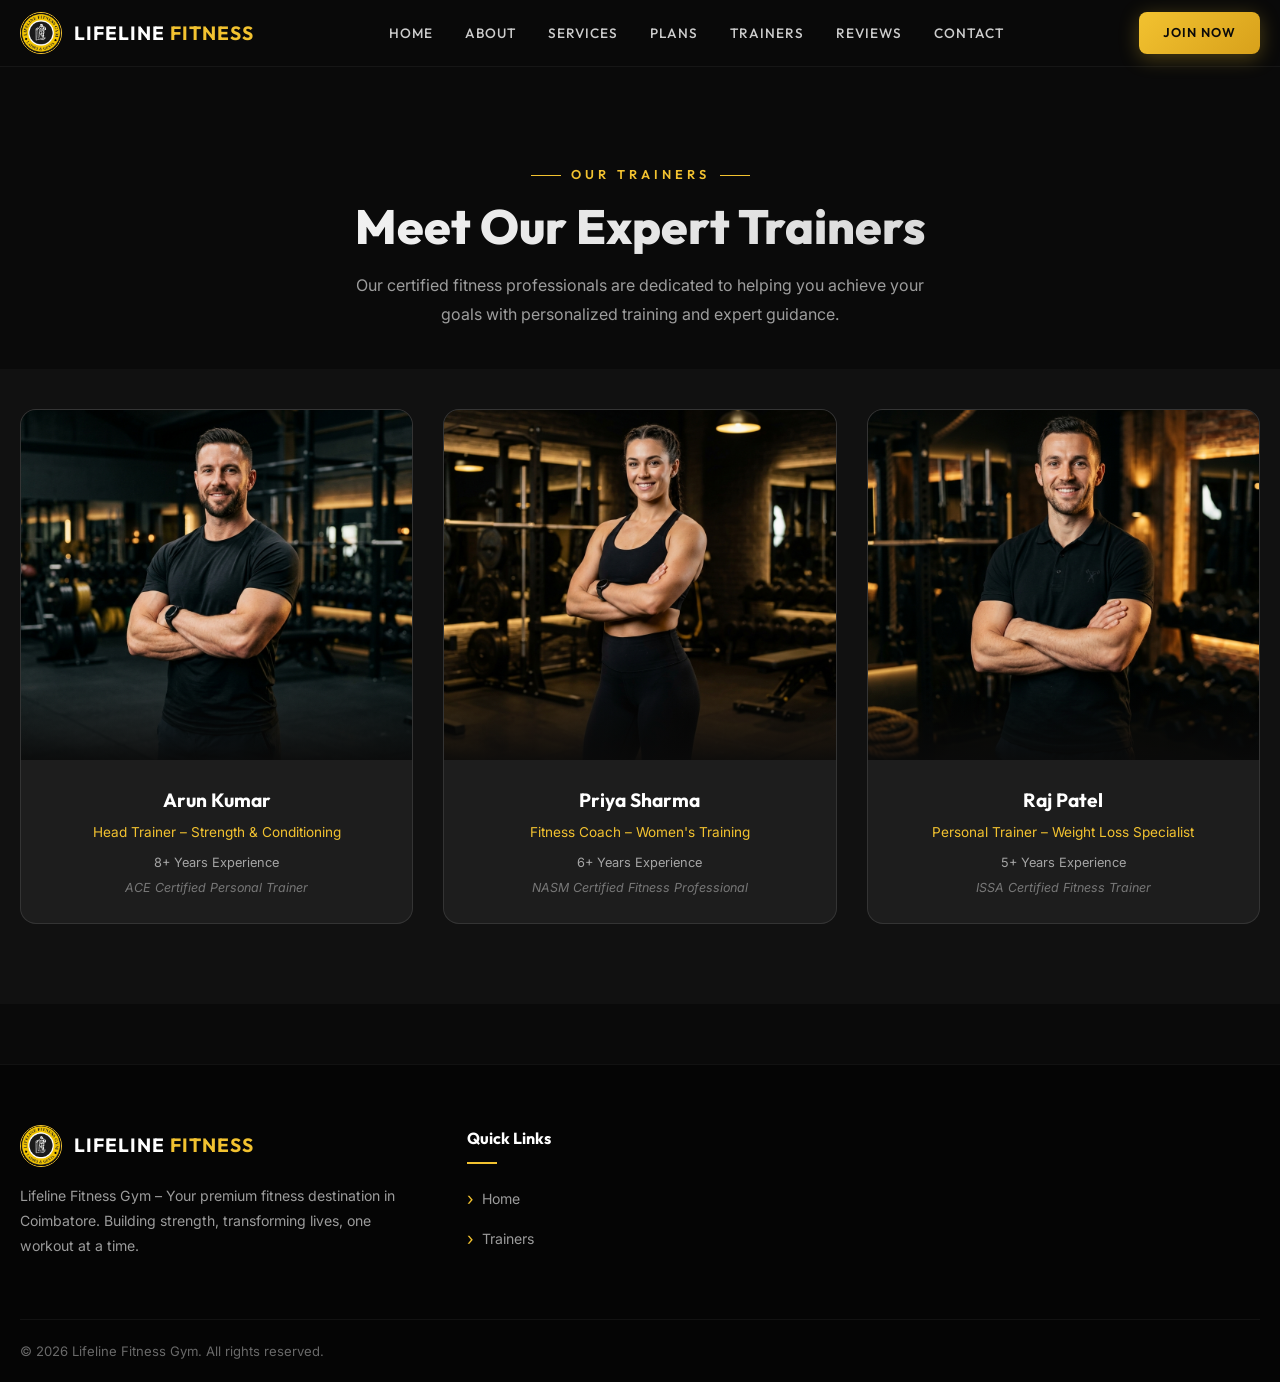
<file: trainers.html>
<!DOCTYPE html>
<html lang="en">
<head>
  <meta charset="UTF-8">
  <meta name="viewport" content="width=device-width, initial-scale=1.0">
  <meta name="description" content="Meet our expert trainers at Lifeline Fitness Gym.">
  <title>Our Trainers – Lifeline Fitness Gym</title>
  <link rel="icon" type="image/jpeg" href="images/logo.jpg">
  <link rel="stylesheet" href="style.css?v=3">
  <link rel="stylesheet" href="https://cdnjs.cloudflare.com/ajax/libs/font-awesome/6.5.1/css/all.min.css">
</head>
<body style="overflow: auto;">

  <!-- Navigation -->
  <nav class="navbar" id="navbar" style="background: rgba(10, 10, 10, 0.95); padding: 12px 0; border-bottom: 1px solid var(--white-05);">
    <div class="container">
      <a href="index.html" class="nav-logo">
        <img src="images/logo.jpg" alt="Lifeline Fitness Gym Logo" class="nav-logo-img" style="width: 42px; height: 42px; border-radius: 50%; object-fit: cover; border: 1.5px solid var(--gold);">
        <div class="nav-logo-text">LIFELINE <span>FITNESS</span></div>
      </a>

      <ul class="nav-links">
        <li><a href="index.html">Home</a></li>
        <li><a href="index.html#about">About</a></li>
        <li><a href="index.html#services">Services</a></li>
        <li><a href="index.html#plans">Plans</a></li>
        <li><a href="trainers.html" class="active">Trainers</a></li>
        <!-- <li><a href="transformations.html">Transformations</a></li> -->
        <li><a href="index.html#testimonials">Reviews</a></li>
        <li><a href="index.html#contact">Contact</a></li>
      </ul>

      <div class="nav-cta">
        <a href="index.html#plans" class="btn btn-primary">Join Now</a>
      </div>

      <div class="hamburger" id="hamburger" aria-label="Toggle navigation menu">
        <span></span>
        <span></span>
        <span></span>
      </div>
    </div>
  </nav>

  <!-- Mobile Navigation -->
  <div class="mobile-nav" id="mobile-nav">
    <a href="index.html">Home</a>
    <a href="index.html#about">About</a>
    <a href="index.html#services">Services</a>
    <a href="index.html#plans">Plans</a>
    <a href="trainers.html" class="active">Trainers</a>
    <!-- <a href="transformations.html">Transformations</a> -->
    <a href="index.html#testimonials">Reviews</a>
    <a href="index.html#contact">Contact</a>
    <a href="index.html#plans" class="btn btn-primary" style="margin-top: 16px;">Join Now</a>
  </div>

  <!-- Page Header -->
  <section class="section" style="padding-top: 160px; padding-bottom: 40px; text-align: center;">
    <div class="container">
      <span class="section-label" style="display: inline-block; position: relative; padding: 0 20px;">Our Trainers</span>
      <h1 class="section-title">Meet Our Expert Trainers</h1>
      <p class="section-subtitle">Our certified fitness professionals are dedicated to helping you achieve your goals with personalized training and expert guidance.</p>
    </div>
  </section>

  <!-- Trainers Section -->
  <section class="section trainers" id="trainers" style="padding-top: 40px;">
    <div class="container">
      <div class="trainers-grid">
        <div class="trainer-card reveal">
          <div class="trainer-image">
            <img src="images/trainer-1.png" alt="Trainer Arun Kumar" loading="lazy">
            <div class="trainer-overlay">
              <div class="trainer-socials">
                <a href="#" class="trainer-social-link" aria-label="Instagram"><i class="fab fa-instagram"></i></a>
                <a href="#" class="trainer-social-link" aria-label="Facebook"><i class="fab fa-facebook-f"></i></a>
                <a href="#" class="trainer-social-link" aria-label="WhatsApp"><i class="fab fa-whatsapp"></i></a>
              </div>
            </div>
          </div>
          <div class="trainer-info">
            <h3 class="trainer-name">Arun Kumar</h3>
            <p class="trainer-role">Head Trainer – Strength & Conditioning</p>
            <p class="trainer-exp">8+ Years Experience</p>
            <p class="trainer-cert">ACE Certified Personal Trainer</p>
          </div>
        </div>

        <div class="trainer-card reveal">
          <div class="trainer-image">
            <img src="images/trainer-2.png" alt="Trainer Priya Sharma" loading="lazy">
            <div class="trainer-overlay">
              <div class="trainer-socials">
                <a href="#" class="trainer-social-link" aria-label="Instagram"><i class="fab fa-instagram"></i></a>
                <a href="#" class="trainer-social-link" aria-label="Facebook"><i class="fab fa-facebook-f"></i></a>
                <a href="#" class="trainer-social-link" aria-label="WhatsApp"><i class="fab fa-whatsapp"></i></a>
              </div>
            </div>
          </div>
          <div class="trainer-info">
            <h3 class="trainer-name">Priya Sharma</h3>
            <p class="trainer-role">Fitness Coach – Women's Training</p>
            <p class="trainer-exp">6+ Years Experience</p>
            <p class="trainer-cert">NASM Certified Fitness Professional</p>
          </div>
        </div>

        <div class="trainer-card reveal">
          <div class="trainer-image">
            <img src="images/trainer-3.png" alt="Trainer Raj Patel" loading="lazy">
            <div class="trainer-overlay">
              <div class="trainer-socials">
                <a href="#" class="trainer-social-link" aria-label="Instagram"><i class="fab fa-instagram"></i></a>
                <a href="#" class="trainer-social-link" aria-label="Facebook"><i class="fab fa-facebook-f"></i></a>
                <a href="#" class="trainer-social-link" aria-label="WhatsApp"><i class="fab fa-whatsapp"></i></a>
              </div>
            </div>
          </div>
          <div class="trainer-info">
            <h3 class="trainer-name">Raj Patel</h3>
            <p class="trainer-role">Personal Trainer – Weight Loss Specialist</p>
            <p class="trainer-exp">5+ Years Experience</p>
            <p class="trainer-cert">ISSA Certified Fitness Trainer</p>
          </div>
        </div>
      </div>
    </div>
  </section>

  <!-- Footer -->
  <footer class="footer" id="footer" style="margin-top: 60px;">
    <div class="container">
      <div class="footer-grid">
        <div class="footer-brand">
          <a href="index.html" class="nav-logo">
            <img src="images/logo.jpg" alt="Lifeline Fitness Gym Logo" class="nav-logo-img" style="width: 42px; height: 42px; border-radius: 50%; object-fit: cover; border: 1.5px solid var(--gold);">
            <div class="nav-logo-text">LIFELINE <span>FITNESS</span></div>
          </a>
          <p class="footer-desc">
            Lifeline Fitness Gym – Your premium fitness destination in Coimbatore. Building strength, transforming lives, one workout at a time.
          </p>
        </div>
        <div>
          <h4 class="footer-title">Quick Links</h4>
          <ul class="footer-links">
            <li><a href="index.html">Home</a></li>
            <li><a href="trainers.html">Trainers</a></li>
            <!-- <li><a href="transformations.html">Transformations</a></li> -->
          </ul>
        </div>
      </div>
      <div class="footer-bottom">
        <p class="footer-copyright">© 2026 Lifeline Fitness Gym. All rights reserved.</p>
      </div>
    </div>
  </footer>

  <!-- Scripts -->
  <script src="script.js?v=2"></script>
</body>
</html>
</file>
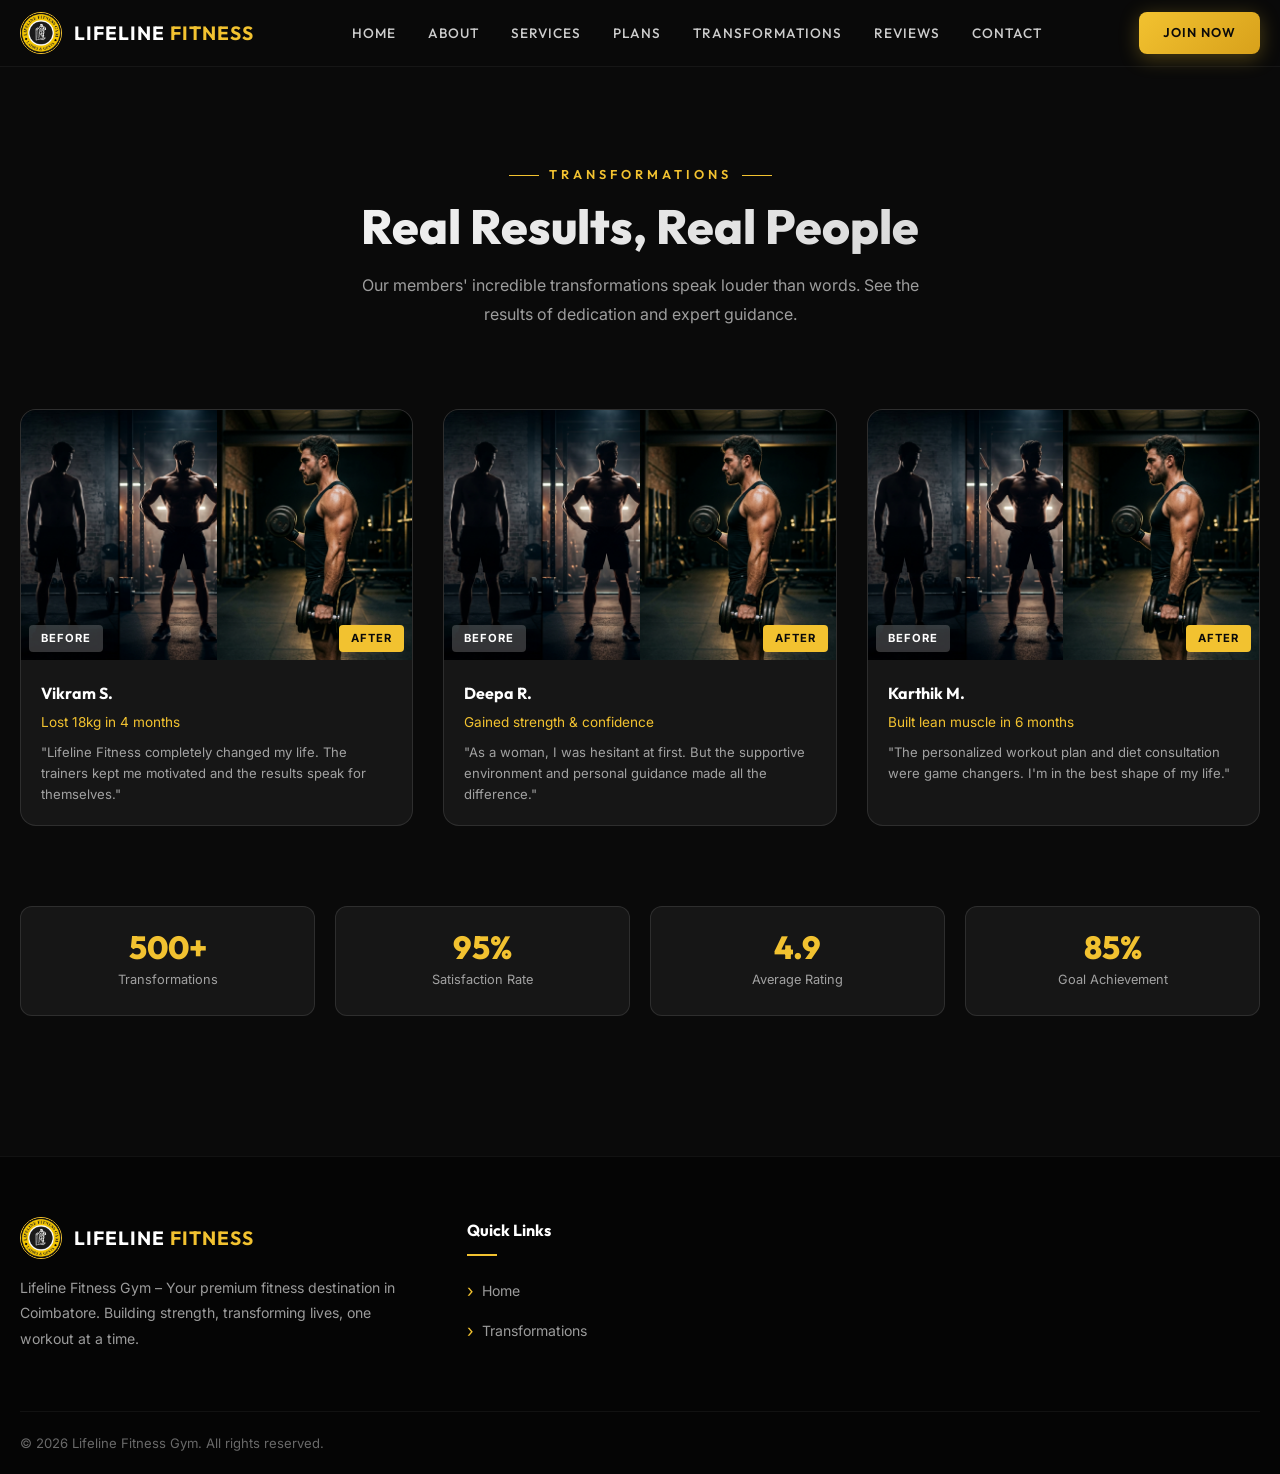
<file: transformations.html>
<!DOCTYPE html>
<html lang="en">
<head>
  <meta charset="UTF-8">
  <meta name="viewport" content="width=device-width, initial-scale=1.0">
  <meta name="description" content="See the incredible transformations of our members at Lifeline Fitness Gym.">
  <title>Transformations – Lifeline Fitness Gym</title>
  <link rel="icon" type="image/jpeg" href="images/logo.jpg">
  <link rel="stylesheet" href="style.css?v=3">
  <link rel="stylesheet" href="https://cdnjs.cloudflare.com/ajax/libs/font-awesome/6.5.1/css/all.min.css">
</head>
<body style="overflow: auto;">

  <!-- Navigation -->
  <nav class="navbar" id="navbar" style="background: rgba(10, 10, 10, 0.95); padding: 12px 0; border-bottom: 1px solid var(--white-05);">
    <div class="container">
      <a href="index.html" class="nav-logo">
        <img src="images/logo.jpg" alt="Lifeline Fitness Gym Logo" class="nav-logo-img" style="width: 42px; height: 42px; border-radius: 50%; object-fit: cover; border: 1.5px solid var(--gold);">
        <div class="nav-logo-text">LIFELINE <span>FITNESS</span></div>
      </a>

      <ul class="nav-links">
        <li><a href="index.html">Home</a></li>
        <li><a href="index.html#about">About</a></li>
        <li><a href="index.html#services">Services</a></li>
        <li><a href="index.html#plans">Plans</a></li>
        <!-- <li><a href="trainers.html">Trainers</a></li> -->
        <li><a href="transformations.html" class="active">Transformations</a></li>
        <li><a href="index.html#testimonials">Reviews</a></li>
        <li><a href="index.html#contact">Contact</a></li>
      </ul>

      <div class="nav-cta">
        <a href="index.html#plans" class="btn btn-primary">Join Now</a>
      </div>

      <div class="hamburger" id="hamburger" aria-label="Toggle navigation menu">
        <span></span>
        <span></span>
        <span></span>
      </div>
    </div>
  </nav>

  <!-- Mobile Navigation -->
  <div class="mobile-nav" id="mobile-nav">
    <a href="index.html">Home</a>
    <a href="index.html#about">About</a>
    <a href="index.html#services">Services</a>
    <a href="index.html#plans">Plans</a>
    <!-- <a href="trainers.html">Trainers</a> -->
    <a href="transformations.html" class="active">Transformations</a>
    <a href="index.html#testimonials">Reviews</a>
    <a href="index.html#contact">Contact</a>
    <a href="index.html#plans" class="btn btn-primary" style="margin-top: 16px;">Join Now</a>
  </div>

  <!-- Page Header -->
  <section class="section" style="padding-top: 160px; padding-bottom: 40px; text-align: center;">
    <div class="container">
      <span class="section-label" style="display: inline-block; position: relative; padding: 0 20px;">Transformations</span>
      <h1 class="section-title">Real Results, Real People</h1>
      <p class="section-subtitle">Our members' incredible transformations speak louder than words. See the results of dedication and expert guidance.</p>
    </div>
  </section>

  <!-- Transformations Grid -->
  <section class="section transformations" id="transformations" style="padding-top: 40px;">
    <div class="container">
      <div class="transform-grid">
        <div class="transform-card reveal">
          <div class="transform-images">
            <img src="images/transformation.png" alt="Before transformation" loading="lazy">
            <img src="images/about-img.png" alt="After transformation" loading="lazy">
            <span class="transform-label before">Before</span>
            <span class="transform-label after">After</span>
          </div>
          <div class="transform-info">
            <h4 class="transform-name">Vikram S.</h4>
            <p class="transform-result">Lost 18kg in 4 months</p>
            <p class="transform-story">"Lifeline Fitness completely changed my life. The trainers kept me motivated and the results speak for themselves."</p>
          </div>
        </div>

        <div class="transform-card reveal">
          <div class="transform-images">
            <img src="images/transformation.png" alt="Before transformation" loading="lazy">
            <img src="images/about-img.png" alt="After transformation" loading="lazy">
            <span class="transform-label before">Before</span>
            <span class="transform-label after">After</span>
          </div>
          <div class="transform-info">
            <h4 class="transform-name">Deepa R.</h4>
            <p class="transform-result">Gained strength & confidence</p>
            <p class="transform-story">"As a woman, I was hesitant at first. But the supportive environment and personal guidance made all the difference."</p>
          </div>
        </div>

        <div class="transform-card reveal">
          <div class="transform-images">
            <img src="images/transformation.png" alt="Before transformation" loading="lazy">
            <img src="images/about-img.png" alt="After transformation" loading="lazy">
            <span class="transform-label before">Before</span>
            <span class="transform-label after">After</span>
          </div>
          <div class="transform-info">
            <h4 class="transform-name">Karthik M.</h4>
            <p class="transform-result">Built lean muscle in 6 months</p>
            <p class="transform-story">"The personalized workout plan and diet consultation were game changers. I'm in the best shape of my life."</p>
          </div>
        </div>
      </div>

      <div class="transform-stats reveal" style="margin-top: 80px;">
        <div class="transform-stat">
          <div class="transform-stat-number" data-count="500" data-suffix="+">500+</div>
          <div class="transform-stat-label">Transformations</div>
        </div>
        <div class="transform-stat">
          <div class="transform-stat-number" data-count="95" data-suffix="%">95%</div>
          <div class="transform-stat-label">Satisfaction Rate</div>
        </div>
        <div class="transform-stat">
          <div class="transform-stat-number">4.9</div>
          <div class="transform-stat-label">Average Rating</div>
        </div>
        <div class="transform-stat">
          <div class="transform-stat-number" data-count="85" data-suffix="%">85%</div>
          <div class="transform-stat-label">Goal Achievement</div>
        </div>
      </div>
    </div>
  </section>

  <!-- Footer -->
  <footer class="footer" id="footer" style="margin-top: 60px;">
    <div class="container">
      <div class="footer-grid">
        <div class="footer-brand">
          <a href="index.html" class="nav-logo">
            <img src="images/logo.jpg" alt="Lifeline Fitness Gym Logo" class="nav-logo-img" style="width: 42px; height: 42px; border-radius: 50%; object-fit: cover; border: 1.5px solid var(--gold);">
            <div class="nav-logo-text">LIFELINE <span>FITNESS</span></div>
          </a>
          <p class="footer-desc">
            Lifeline Fitness Gym – Your premium fitness destination in Coimbatore. Building strength, transforming lives, one workout at a time.
          </p>
        </div>
        <div>
          <h4 class="footer-title">Quick Links</h4>
          <ul class="footer-links">
            <li><a href="index.html">Home</a></li>
            <!-- <li><a href="trainers.html">Trainers</a></li> -->
            <li><a href="transformations.html">Transformations</a></li>
          </ul>
        </div>
      </div>
      <div class="footer-bottom">
        <p class="footer-copyright">© 2026 Lifeline Fitness Gym. All rights reserved.</p>
      </div>
    </div>
  </footer>

  <!-- Scripts -->
  <script src="script.js?v=2"></script>
</body>
</html>
</file>
<file: style.css>
/* ============================================
   LIFELINE FITNESS GYM - Premium CSS
   Color Palette: Black #0A0A0A, Gold #F2C230, 
   Deep Gold #D8A11B, Cream Gold #F5E7B8
   ============================================ */

/* ---- Google Fonts ---- */
@import url('https://fonts.googleapis.com/css2?family=Outfit:wght@300;400;500;600;700;800;900&family=Inter:wght@300;400;500;600;700&display=swap');

/* ---- CSS Custom Properties ---- */
:root {
  --bg-primary: #0A0A0A;
  --bg-secondary: #111111;
  --bg-card: #151515;
  --bg-card-hover: #1a1a1a;
  --gold: #F2C230;
  --gold-deep: #D8A11B;
  --gold-cream: #F5E7B8;
  --gold-glow: rgba(242, 194, 48, 0.15);
  --gold-glow-strong: rgba(242, 194, 48, 0.3);
  --white: #FFFFFF;
  --white-80: rgba(255, 255, 255, 0.8);
  --white-60: rgba(255, 255, 255, 0.6);
  --white-40: rgba(255, 255, 255, 0.4);
  --white-20: rgba(255, 255, 255, 0.2);
  --white-10: rgba(255, 255, 255, 0.1);
  --white-05: rgba(255, 255, 255, 0.05);

  --font-heading: 'Outfit', sans-serif;
  --font-body: 'Inter', sans-serif;

  --shadow-gold: 0 0 30px rgba(242, 194, 48, 0.15);
  --shadow-card: 0 8px 32px rgba(0, 0, 0, 0.4);
  --shadow-card-hover: 0 16px 48px rgba(0, 0, 0, 0.6);

  --glass-bg: rgba(255, 255, 255, 0.05);
  --glass-border: rgba(255, 255, 255, 0.1);
  --glass-bg-strong: rgba(255, 255, 255, 0.08);

  --radius-sm: 8px;
  --radius-md: 12px;
  --radius-lg: 16px;
  --radius-xl: 24px;

  --transition-fast: 0.2s ease;
  --transition-medium: 0.35s ease;
  --transition-slow: 0.5s cubic-bezier(0.4, 0, 0.2, 1);
}

/* ---- Reset & Base ---- */
*,
*::before,
*::after {
  margin: 0;
  padding: 0;
  box-sizing: border-box;
}

html {
  scroll-behavior: smooth;
  font-size: 16px;
  overflow-x: hidden;
}

body {
  font-family: var(--font-body);
  background: var(--bg-primary);
  color: var(--white);
  line-height: 1.7;
  overflow-x: hidden;
  -webkit-font-smoothing: antialiased;
  -moz-osx-font-smoothing: grayscale;
}

img {
  max-width: 100%;
  height: auto;
  display: block;
}

a {
  text-decoration: none;
  color: inherit;
  transition: color var(--transition-fast);
}

ul {
  list-style: none;
}

button {
  cursor: pointer;
  border: none;
  outline: none;
  font-family: var(--font-body);
}

input,
textarea,
select {
  font-family: var(--font-body);
  outline: none;
}

/* ---- Preloader ---- */
.preloader {
  position: fixed;
  top: 0;
  left: 0;
  width: 100%;
  height: 100%;
  background: var(--bg-primary);
  display: flex;
  align-items: center;
  justify-content: center;
  z-index: 10000;
  transition: opacity 0.6s ease, visibility 0.6s ease;
}

.preloader.hidden {
  opacity: 0;
  visibility: hidden;
}

.preloader-inner {
  text-align: center;
}

.preloader-logo {
  font-family: var(--font-heading);
  font-size: 2rem;
  font-weight: 800;
  color: var(--gold);
  letter-spacing: 3px;
  margin-bottom: 30px;
  animation: pulse 1.5s ease-in-out infinite;
}

.preloader-bar {
  width: 200px;
  height: 3px;
  background: var(--white-10);
  border-radius: 10px;
  overflow: hidden;
  margin: 0 auto;
}

.preloader-bar-inner {
  width: 0%;
  height: 100%;
  background: linear-gradient(90deg, var(--gold), var(--gold-cream));
  border-radius: 10px;
  animation: loadBar 1.8s ease-in-out forwards;
}

@keyframes loadBar {
  0% { width: 0%; }
  50% { width: 70%; }
  100% { width: 100%; }
}

@keyframes pulse {
  0%, 100% { opacity: 1; }
  50% { opacity: 0.5; }
}

/* ---- Container ---- */
.container {
  width: 100%;
  max-width: 1280px;
  margin: 0 auto;
  padding: 0 20px;
}

/* ---- Section Styles ---- */
.section {
  padding: 80px 0;
  position: relative;
}

.section-header {
  text-align: center;
  margin-bottom: 60px;
}

.section-label {
  display: inline-block;
  font-family: var(--font-heading);
  font-size: 0.8rem;
  font-weight: 600;
  letter-spacing: 4px;
  text-transform: uppercase;
  color: var(--gold);
  margin-bottom: 12px;
  position: relative;
  padding: 0 20px;
}

.section-label::before,
.section-label::after {
  content: '';
  position: absolute;
  top: 50%;
  width: 30px;
  height: 1px;
  background: var(--gold);
}

.section-label::before { left: -20px; }
.section-label::after { right: -20px; }

.section-title {
  font-family: var(--font-heading);
  font-size: clamp(2rem, 5vw, 3rem);
  font-weight: 800;
  line-height: 1.2;
  margin-bottom: 16px;
  background: linear-gradient(135deg, var(--white) 0%, var(--white-80) 100%);
  -webkit-background-clip: text;
  -webkit-text-fill-color: transparent;
  background-clip: text;
}

.section-subtitle {
  font-size: 1rem;
  color: var(--white-60);
  max-width: 600px;
  margin: 0 auto;
  line-height: 1.8;
}

/* ---- Buttons ---- */
.btn {
  display: inline-flex;
  align-items: center;
  justify-content: center;
  gap: 8px;
  padding: 14px 32px;
  font-family: var(--font-heading);
  font-size: 0.9rem;
  font-weight: 600;
  letter-spacing: 1px;
  text-transform: uppercase;
  border-radius: var(--radius-sm);
  transition: all var(--transition-medium);
  position: relative;
  overflow: hidden;
}

.btn::before {
  content: '';
  position: absolute;
  top: 0;
  left: -100%;
  width: 100%;
  height: 100%;
  background: linear-gradient(90deg, transparent, rgba(255, 255, 255, 0.15), transparent);
  transition: left 0.5s ease;
}

.btn:hover::before {
  left: 100%;
}

.btn-primary {
  background: linear-gradient(135deg, var(--gold) 0%, var(--gold-deep) 100%);
  color: var(--bg-primary);
  box-shadow: 0 4px 20px rgba(242, 194, 48, 0.3);
}

.btn-primary:hover {
  transform: translateY(-3px);
  box-shadow: 0 8px 30px rgba(242, 194, 48, 0.5);
}

.btn-outline {
  background: transparent;
  color: var(--gold);
  border: 2px solid var(--gold);
}

.btn-outline:hover {
  background: var(--gold);
  color: var(--bg-primary);
  transform: translateY(-3px);
  box-shadow: 0 8px 30px rgba(242, 194, 48, 0.3);
}

.btn-white {
  background: transparent;
  color: var(--white);
  border: 2px solid var(--white-20);
}

.btn-white:hover {
  border-color: var(--gold);
  color: var(--gold);
  transform: translateY(-3px);
}

/* ---- Navigation ---- */
.navbar {
  position: fixed;
  top: 0;
  left: 0;
  width: 100%;
  z-index: 1000;
  padding: 20px 0;
  transition: all var(--transition-medium);
}

.navbar.scrolled {
  padding: 12px 0;
  background: rgba(10, 10, 10, 0.95);
  backdrop-filter: blur(20px);
  -webkit-backdrop-filter: blur(20px);
  border-bottom: 1px solid var(--white-05);
  box-shadow: 0 4px 30px rgba(0, 0, 0, 0.5);
}

.navbar .container {
  display: flex;
  align-items: center;
  justify-content: space-between;
}

.nav-logo {
  display: flex;
  align-items: center;
  gap: 12px;
  z-index: 1001;
}

.nav-logo-icon {
  width: 42px;
  height: 42px;
  background: linear-gradient(135deg, var(--gold), var(--gold-deep));
  border-radius: var(--radius-sm);
  display: flex;
  align-items: center;
  justify-content: center;
  font-family: var(--font-heading);
  font-weight: 900;
  font-size: 1.2rem;
  color: var(--bg-primary);
}

.nav-logo-img {
  width: 42px;
  height: 42px;
  border-radius: 50%;
  object-fit: cover;
  border: 1.5px solid var(--gold);
}

.nav-logo-text {
  font-family: var(--font-heading);
  font-weight: 700;
  font-size: 1.2rem;
  letter-spacing: 1px;
}

.nav-logo-text span {
  color: var(--gold);
}

.nav-links {
  display: flex;
  align-items: center;
  gap: 32px;
}

.nav-links a {
  font-family: var(--font-heading);
  font-size: 0.85rem;
  font-weight: 500;
  letter-spacing: 1px;
  text-transform: uppercase;
  color: var(--white-80);
  position: relative;
  padding: 4px 0;
}

.nav-links a::after {
  content: '';
  position: absolute;
  bottom: 0;
  left: 0;
  width: 0;
  height: 2px;
  background: var(--gold);
  transition: width var(--transition-medium);
}

.nav-links a:hover,
.nav-links a.active {
  color: var(--gold);
}

.nav-links a:hover::after,
.nav-links a.active::after {
  width: 100%;
}

.nav-cta {
  display: flex;
  align-items: center;
  gap: 12px;
}

.nav-cta .btn {
  padding: 10px 24px;
  font-size: 0.8rem;
}

.hamburger {
  display: none;
  flex-direction: column;
  gap: 6px;
  cursor: pointer;
  z-index: 1001;
  padding: 5px;
}

.hamburger span {
  width: 28px;
  height: 2px;
  background: var(--white);
  transition: all var(--transition-medium);
  border-radius: 2px;
}

.hamburger.active span:nth-child(1) {
  transform: rotate(45deg) translate(6px, 6px);
}

.hamburger.active span:nth-child(2) {
  opacity: 0;
}

.hamburger.active span:nth-child(3) {
  transform: rotate(-45deg) translate(6px, -6px);
}

/* Mobile Navigation */
.mobile-nav {
  display: none;
  position: fixed;
  top: 0;
  left: 0;
  width: 100%;
  height: 100vh;
  background: rgba(10, 10, 10, 0.98);
  backdrop-filter: blur(20px);
  -webkit-backdrop-filter: blur(20px);
  z-index: 999;
  flex-direction: column;
  align-items: center;
  justify-content: center;
  gap: 24px;
  opacity: 0;
  visibility: hidden;
  transition: all var(--transition-medium);
}

.mobile-nav.active {
  opacity: 1;
  visibility: visible;
}

.mobile-nav a {
  font-family: var(--font-heading);
  font-size: 1.3rem;
  font-weight: 600;
  letter-spacing: 2px;
  text-transform: uppercase;
  color: var(--white-80);
  padding: 8px 0;
  transition: color var(--transition-fast);
  transform: translateY(20px);
  opacity: 0;
}

.mobile-nav.active a {
  transform: translateY(0);
  opacity: 1;
}

.mobile-nav a:hover {
  color: var(--gold);
}

/* Stagger mobile nav items */
.mobile-nav a:nth-child(1) { transition-delay: 0.05s; }
.mobile-nav a:nth-child(2) { transition-delay: 0.1s; }
.mobile-nav a:nth-child(3) { transition-delay: 0.15s; }
.mobile-nav a:nth-child(4) { transition-delay: 0.2s; }
.mobile-nav a:nth-child(5) { transition-delay: 0.25s; }
.mobile-nav a:nth-child(6) { transition-delay: 0.3s; }
.mobile-nav a:nth-child(7) { transition-delay: 0.35s; }
.mobile-nav a:nth-child(8) { transition-delay: 0.4s; }
.mobile-nav a:nth-child(9) { transition-delay: 0.45s; }
.mobile-nav a:nth-child(10) { transition-delay: 0.5s; }

/* ---- Hero Section ---- */
.hero {
  position: relative;
  min-height: 100vh;
  display: flex;
  align-items: center;
  overflow: hidden;
}

.hero-bg {
  position: absolute;
  top: 0;
  left: 0;
  width: 100%;
  height: 100%;
  z-index: 1;
}

.hero-bg img {
  width: 100%;
  height: 100%;
  object-fit: cover;
}

.hero-overlay {
  position: absolute;
  top: 0;
  left: 0;
  width: 100%;
  height: 100%;
  background: linear-gradient(
    180deg,
    rgba(10, 10, 10, 0.7) 0%,
    rgba(10, 10, 10, 0.6) 40%,
    rgba(10, 10, 10, 0.85) 100%
  );
  z-index: 2;
}

.hero-glow {
  position: absolute;
  width: 500px;
  height: 500px;
  border-radius: 50%;
  background: radial-gradient(circle, rgba(242, 194, 48, 0.08) 0%, transparent 70%);
  top: 20%;
  right: -10%;
  z-index: 2;
  animation: floatGlow 8s ease-in-out infinite;
}

@keyframes floatGlow {
  0%, 100% { transform: translate(0, 0); }
  50% { transform: translate(-30px, 30px); }
}

.hero .container {
  position: relative;
  z-index: 3;
  padding-top: 120px;
  padding-bottom: 60px;
}

.hero-content {
  max-width: 700px;
}

.hero-badge {
  display: inline-flex;
  align-items: center;
  gap: 8px;
  padding: 8px 20px;
  background: var(--glass-bg);
  border: 1px solid var(--glass-border);
  border-radius: 50px;
  font-size: 0.8rem;
  font-weight: 500;
  color: var(--gold);
  letter-spacing: 2px;
  text-transform: uppercase;
  margin-bottom: 24px;
  backdrop-filter: blur(10px);
  -webkit-backdrop-filter: blur(10px);
}

.hero-badge-dot {
  width: 8px;
  height: 8px;
  border-radius: 50%;
  background: var(--gold);
  animation: pulseDot 2s ease-in-out infinite;
}

@keyframes pulseDot {
  0%, 100% { opacity: 1; transform: scale(1); }
  50% { opacity: 0.5; transform: scale(0.8); }
}

.hero-title {
  font-family: var(--font-heading);
  font-size: clamp(2.5rem, 7vw, 4.5rem);
  font-weight: 900;
  line-height: 1.1;
  margin-bottom: 24px;
  letter-spacing: -1px;
}

.hero-title .highlight {
  background: linear-gradient(135deg, var(--gold) 0%, var(--gold-cream) 50%, var(--gold-deep) 100%);
  -webkit-background-clip: text;
  -webkit-text-fill-color: transparent;
  background-clip: text;
}

.hero-subtitle {
  font-size: 1.1rem;
  color: var(--white-60);
  line-height: 1.8;
  margin-bottom: 36px;
  max-width: 550px;
}

.hero-buttons {
  display: flex;
  gap: 16px;
  flex-wrap: wrap;
  margin-bottom: 60px;
}

.hero-stats {
  display: grid;
  grid-template-columns: repeat(4, 1fr);
  gap: 20px;
  padding-top: 40px;
  border-top: 1px solid var(--white-10);
}

.hero-stat {
  text-align: center;
}

.hero-stat-icon {
  width: 48px;
  height: 48px;
  margin: 0 auto 12px;
  background: var(--glass-bg);
  border: 1px solid var(--glass-border);
  border-radius: var(--radius-sm);
  display: flex;
  align-items: center;
  justify-content: center;
  font-size: 1.2rem;
  color: var(--gold);
}

.hero-stat-number {
  font-family: var(--font-heading);
  font-size: 1.8rem;
  font-weight: 800;
  color: var(--gold);
  line-height: 1;
  margin-bottom: 4px;
}

.hero-stat-label {
  font-size: 0.75rem;
  color: var(--white-60);
  text-transform: uppercase;
  letter-spacing: 1px;
  margin-top: 4px;
}

/* Hero stat with icon + label only (no number) */
.hero-stat-icon-only {
  margin-bottom: 4px;
}

/* ---- About Section ---- */
.about {
  background: var(--bg-secondary);
}

.about-grid {
  display: grid;
  grid-template-columns: 1fr;
  max-width: 800px;
  margin: 0 auto;
  gap: 40px;
  text-align: center;
}

.about-image {
  position: relative;
  border-radius: var(--radius-lg);
  overflow: hidden;
}

.about-image img {
  width: 100%;
  height: 500px;
  object-fit: cover;
  border-radius: var(--radius-lg);
}

.about-image-badge {
  position: absolute;
  bottom: 24px;
  left: 24px;
  padding: 16px 24px;
  background: rgba(10, 10, 10, 0.85);
  backdrop-filter: blur(10px);
  -webkit-backdrop-filter: blur(10px);
  border: 1px solid var(--gold);
  border-radius: var(--radius-md);
  display: flex;
  align-items: center;
  gap: 12px;
}

.about-image-badge-icon {
  font-size: 2rem;
}

.about-image-badge-text {
  font-family: var(--font-heading);
  font-weight: 700;
  font-size: 0.9rem;
  color: var(--gold);
}

.about-image-badge-text span {
  display: block;
  font-size: 0.75rem;
  color: var(--white-60);
  font-weight: 400;
}

.about-content .section-label {
  text-align: center;
  padding: 0 20px;
}

.about-content .section-label::before,
.about-content .section-label::after {
  display: block;
}

.about-content .section-title {
  text-align: center;
}

.about-text {
  color: var(--white-60);
  line-height: 1.8;
  margin-bottom: 32px;
}

.about-features {
  display: grid;
  grid-template-columns: 1fr 1fr;
  gap: 16px;
  margin-bottom: 32px;
}

.about-feature {
  display: flex;
  align-items: center;
  gap: 12px;
  padding: 14px 18px;
  background: var(--glass-bg);
  border: 1px solid var(--glass-border);
  border-radius: var(--radius-sm);
  transition: all var(--transition-medium);
}

.about-feature:hover {
  border-color: var(--gold);
  background: var(--gold-glow);
}

.about-feature-icon {
  font-size: 1.2rem;
  color: var(--gold);
  flex-shrink: 0;
}

.about-feature-text {
  font-size: 0.9rem;
  font-weight: 500;
}

/* ---- Services Section ---- */
.services-grid {
  display: grid;
  grid-template-columns: repeat(5, 1fr);
  gap: 20px;
}

.service-card {
  background: var(--glass-bg);
  border: 1px solid var(--glass-border);
  border-radius: var(--radius-lg);
  padding: 30px 20px;
  text-align: center;
  transition: all var(--transition-medium);
  position: relative;
  overflow: hidden;
}

.service-card::before {
  content: '';
  position: absolute;
  top: 0;
  left: 0;
  width: 100%;
  height: 3px;
  background: linear-gradient(90deg, var(--gold), var(--gold-deep));
  transform: scaleX(0);
  transform-origin: left;
  transition: transform var(--transition-medium);
}

.service-card:hover {
  transform: translateY(-8px);
  border-color: var(--gold);
  background: var(--gold-glow);
  box-shadow: var(--shadow-gold);
}

.service-card:hover::before {
  transform: scaleX(1);
}

.service-icon {
  width: 64px;
  height: 64px;
  margin: 0 auto 20px;
  background: var(--gold-glow);
  border: 1px solid rgba(242, 194, 48, 0.2);
  border-radius: var(--radius-md);
  display: flex;
  align-items: center;
  justify-content: center;
  font-size: 1.6rem;
  transition: all var(--transition-medium);
}

.service-card:hover .service-icon {
  background: linear-gradient(135deg, var(--gold), var(--gold-deep));
  border-color: transparent;
  transform: scale(1.1);
}

.service-card h3 {
  font-family: var(--font-heading);
  font-size: 1.05rem;
  font-weight: 700;
  margin-bottom: 10px;
}

.service-card p {
  font-size: 0.85rem;
  color: var(--white-60);
  line-height: 1.6;
}

/* ---- Why Choose Us ---- */
.why-us {
  background: var(--bg-secondary);
}

.why-grid {
  display: grid;
  grid-template-columns: repeat(4, 1fr);
  gap: 24px;
}

.why-card {
  background: var(--glass-bg);
  border: 1px solid var(--glass-border);
  border-radius: var(--radius-lg);
  padding: 32px 24px;
  text-align: center;
  transition: all var(--transition-medium);
  position: relative;
}

.why-card::after {
  content: '';
  position: absolute;
  inset: 0;
  border-radius: var(--radius-lg);
  padding: 1px;
  background: linear-gradient(135deg, transparent 40%, var(--gold) 100%);
  -webkit-mask: linear-gradient(#fff 0 0) content-box, linear-gradient(#fff 0 0);
  mask: linear-gradient(#fff 0 0) content-box, linear-gradient(#fff 0 0);
  -webkit-mask-composite: xor;
  mask-composite: exclude;
  opacity: 0;
  transition: opacity var(--transition-medium);
}

.why-card:hover::after {
  opacity: 1;
}

.why-card:hover {
  transform: translateY(-6px);
  background: var(--gold-glow);
}

.why-icon {
  width: 56px;
  height: 56px;
  margin: 0 auto 18px;
  background: var(--gold-glow);
  border-radius: 50%;
  display: flex;
  align-items: center;
  justify-content: center;
  font-size: 1.4rem;
  transition: all var(--transition-medium);
}

.why-card:hover .why-icon {
  background: linear-gradient(135deg, var(--gold), var(--gold-deep));
  transform: scale(1.15) rotate(5deg);
}

.why-card h3 {
  font-family: var(--font-heading);
  font-size: 0.95rem;
  font-weight: 700;
  margin-bottom: 8px;
}

.why-card p {
  font-size: 0.82rem;
  color: var(--white-60);
  line-height: 1.6;
}

/* ---- Membership Plans ---- */
.plans-grid {
  display: grid;
  grid-template-columns: repeat(auto-fit, minmax(250px, 1fr));
  gap: 30px;
  align-items: stretch;
}

.plan-card {
  background: var(--glass-bg);
  border: 1px solid var(--glass-border);
  border-radius: var(--radius-xl);
  padding: 40px 32px;
  text-align: center;
  transition: all var(--transition-medium);
  position: relative;
  display: flex;
  flex-direction: column;
}

.plan-card.featured {
  border-color: var(--gold);
  background: linear-gradient(180deg, rgba(242, 194, 48, 0.08) 0%, var(--glass-bg) 40%);
  transform: scale(1.05);
}

.plan-card:hover {
  transform: translateY(-10px);
  box-shadow: var(--shadow-gold);
  border-color: var(--gold);
}

.plan-card.featured:hover {
  transform: scale(1.05) translateY(-10px);
}

.plan-badge {
  position: absolute;
  top: -14px;
  left: 50%;
  transform: translateX(-50%);
  padding: 6px 24px;
  background: linear-gradient(135deg, var(--gold), var(--gold-deep));
  color: var(--bg-primary);
  font-family: var(--font-heading);
  font-size: 0.75rem;
  font-weight: 700;
  letter-spacing: 2px;
  text-transform: uppercase;
  border-radius: 50px;
}

.plan-icon {
  width: 72px;
  height: 72px;
  margin: 0 auto 20px;
  background: var(--gold-glow);
  border-radius: 50%;
  display: flex;
  align-items: center;
  justify-content: center;
  font-size: 1.8rem;
}

.plan-card.featured .plan-icon {
  background: linear-gradient(135deg, var(--gold), var(--gold-deep));
}

.plan-name {
  font-family: var(--font-heading);
  font-size: 1.3rem;
  font-weight: 700;
  margin-bottom: 8px;
}

.plan-price {
  font-family: var(--font-heading);
  font-size: 2rem;
  font-weight: 800;
  color: var(--gold);
  margin-bottom: 16px;
}

.plan-price-wrapper {
  margin-bottom: 16px;
}

.plan-price-old {
  font-size: 1.1rem;
  color: var(--white-40);
  text-decoration: line-through;
  margin-bottom: -4px;
}

.plan-price-wrapper .plan-price {
  margin-bottom: 0;
}

.plan-desc {
  font-size: 0.85rem;
  color: var(--white-60);
  margin-bottom: 24px;
}

.plan-divider {
  width: 50px;
  height: 2px;
  background: linear-gradient(90deg, var(--gold), transparent);
  margin: 0 auto 24px;
}

.plan-features {
  text-align: left;
  margin-bottom: 32px;
  flex-grow: 1;
}

.plan-feature {
  display: flex;
  align-items: center;
  gap: 12px;
  padding: 10px 0;
  border-bottom: 1px solid var(--white-05);
  font-size: 0.9rem;
  color: var(--white-80);
}

.plan-feature:last-child {
  border-bottom: none;
}

.plan-feature-icon {
  color: var(--gold);
  font-size: 0.9rem;
  flex-shrink: 0;
}

.plan-card .btn {
  width: 100%;
}

/* ---- Trainers ---- */
.trainers {
  background: var(--bg-secondary);
}

.trainers-grid {
  display: grid;
  grid-template-columns: repeat(3, 1fr);
  gap: 30px;
}

.trainer-card {
  background: var(--glass-bg);
  border: 1px solid var(--glass-border);
  border-radius: var(--radius-lg);
  overflow: hidden;
  transition: all var(--transition-medium);
}

.trainer-card:hover {
  transform: translateY(-8px);
  box-shadow: var(--shadow-gold);
  border-color: var(--gold);
}

.trainer-image {
  position: relative;
  height: 350px;
  overflow: hidden;
}

.trainer-image img {
  width: 100%;
  height: 100%;
  object-fit: cover;
  transition: transform var(--transition-slow);
}

.trainer-card:hover .trainer-image img {
  transform: scale(1.1);
}

.trainer-overlay {
  position: absolute;
  bottom: 0;
  left: 0;
  width: 100%;
  padding: 20px;
  background: linear-gradient(transparent, rgba(10, 10, 10, 0.9));
}

.trainer-socials {
  display: flex;
  gap: 10px;
  justify-content: center;
  opacity: 0;
  transform: translateY(10px);
  transition: all var(--transition-medium);
}

.trainer-card:hover .trainer-socials {
  opacity: 1;
  transform: translateY(0);
}

.trainer-social-link {
  width: 36px;
  height: 36px;
  background: var(--glass-bg-strong);
  backdrop-filter: blur(10px);
  -webkit-backdrop-filter: blur(10px);
  border: 1px solid var(--glass-border);
  border-radius: 50%;
  display: flex;
  align-items: center;
  justify-content: center;
  font-size: 0.85rem;
  transition: all var(--transition-fast);
}

.trainer-social-link:hover {
  background: var(--gold);
  color: var(--bg-primary);
  border-color: var(--gold);
}

.trainer-info {
  padding: 24px;
  text-align: center;
}

.trainer-name {
  font-family: var(--font-heading);
  font-size: 1.2rem;
  font-weight: 700;
  margin-bottom: 4px;
}

.trainer-role {
  font-size: 0.85rem;
  color: var(--gold);
  margin-bottom: 8px;
}

.trainer-exp {
  font-size: 0.8rem;
  color: var(--white-60);
  margin-bottom: 4px;
}

.trainer-cert {
  font-size: 0.78rem;
  color: var(--white-40);
  font-style: italic;
}

/* ---- Transformations ---- */
.transform-grid {
  display: grid;
  grid-template-columns: repeat(3, 1fr);
  gap: 30px;
  margin-bottom: 50px;
}

.transform-card {
  background: var(--glass-bg);
  border: 1px solid var(--glass-border);
  border-radius: var(--radius-lg);
  overflow: hidden;
  transition: all var(--transition-medium);
}

.transform-card:hover {
  transform: translateY(-6px);
  border-color: var(--gold);
  box-shadow: var(--shadow-gold);
}

.transform-images {
  display: grid;
  grid-template-columns: 1fr 1fr;
  height: 250px;
  position: relative;
}

.transform-images img {
  width: 100%;
  height: 100%;
  object-fit: cover;
}

.transform-label {
  position: absolute;
  padding: 4px 12px;
  font-size: 0.7rem;
  font-weight: 700;
  text-transform: uppercase;
  letter-spacing: 1px;
  border-radius: 4px;
  bottom: 8px;
}

.transform-label.before {
  left: 8px;
  background: rgba(255, 255, 255, 0.2);
  backdrop-filter: blur(10px);
  -webkit-backdrop-filter: blur(10px);
}

.transform-label.after {
  right: 8px;
  background: var(--gold);
  color: var(--bg-primary);
}

.transform-info {
  padding: 20px;
}

.transform-name {
  font-family: var(--font-heading);
  font-size: 1rem;
  font-weight: 700;
  margin-bottom: 4px;
}

.transform-result {
  font-size: 0.85rem;
  color: var(--gold);
  margin-bottom: 8px;
}

.transform-story {
  font-size: 0.82rem;
  color: var(--white-60);
  line-height: 1.6;
}

.transform-stats {
  display: grid;
  grid-template-columns: repeat(4, 1fr);
  gap: 20px;
}

.transform-stat {
  text-align: center;
  padding: 24px 16px;
  background: var(--glass-bg);
  border: 1px solid var(--glass-border);
  border-radius: var(--radius-md);
}

.transform-stat-number {
  font-family: var(--font-heading);
  font-size: 2rem;
  font-weight: 800;
  color: var(--gold);
  line-height: 1;
  margin-bottom: 6px;
}

.transform-stat-label {
  font-size: 0.8rem;
  color: var(--white-60);
}

/* ---- Gallery ---- */
.gallery {
  background: var(--bg-secondary);
}

.gallery-filter {
  display: flex;
  justify-content: center;
  flex-wrap: wrap;
  gap: 12px;
  margin-bottom: 40px;
}

.gallery-filter-btn {
  padding: 10px 24px;
  background: var(--glass-bg);
  border: 1px solid var(--glass-border);
  border-radius: 50px;
  color: var(--white-80);
  font-size: 0.85rem;
  font-weight: 500;
  transition: all var(--transition-medium);
  cursor: pointer;
}

.gallery-filter-btn:hover,
.gallery-filter-btn.active {
  background: var(--gold);
  color: var(--bg-primary);
  border-color: var(--gold);
}

.gallery-grid {
  display: grid;
  grid-template-columns: repeat(3, 1fr);
  gap: 20px;
}

.gallery-item {
  position: relative;
  border-radius: var(--radius-md);
  overflow: hidden;
  cursor: pointer;
  aspect-ratio: 4 / 3;
}

.gallery-item img {
  width: 100%;
  height: 100%;
  object-fit: cover;
  transition: transform var(--transition-slow);
}

.gallery-item:hover img {
  transform: scale(1.1);
}

.gallery-item-overlay {
  position: absolute;
  inset: 0;
  background: linear-gradient(transparent 50%, rgba(10, 10, 10, 0.8));
  display: flex;
  align-items: flex-end;
  padding: 20px;
  opacity: 0;
  transition: opacity var(--transition-medium);
}

.gallery-item:hover .gallery-item-overlay {
  opacity: 1;
}

.gallery-item-title {
  font-family: var(--font-heading);
  font-size: 0.95rem;
  font-weight: 600;
}

.gallery-item-zoom {
  position: absolute;
  top: 50%;
  left: 50%;
  transform: translate(-50%, -50%) scale(0.5);
  width: 48px;
  height: 48px;
  background: var(--gold);
  border-radius: 50%;
  display: flex;
  align-items: center;
  justify-content: center;
  font-size: 1.2rem;
  color: var(--bg-primary);
  opacity: 0;
  transition: all var(--transition-medium);
}

.gallery-item:hover .gallery-item-zoom {
  opacity: 1;
  transform: translate(-50%, -50%) scale(1);
}

/* Lightbox */
.lightbox {
  position: fixed;
  inset: 0;
  background: rgba(10, 10, 10, 0.95);
  z-index: 9999;
  display: flex;
  align-items: center;
  justify-content: center;
  opacity: 0;
  visibility: hidden;
  transition: all var(--transition-medium);
}

.lightbox.active {
  opacity: 1;
  visibility: visible;
}

.lightbox-content {
  max-width: 90%;
  max-height: 85vh;
  position: relative;
}

.lightbox-content img {
  max-width: 100%;
  max-height: 85vh;
  object-fit: contain;
  border-radius: var(--radius-md);
}

.lightbox-close {
  position: absolute;
  top: -50px;
  right: 0;
  width: 40px;
  height: 40px;
  background: var(--glass-bg-strong);
  border: 1px solid var(--glass-border);
  border-radius: 50%;
  color: var(--white);
  font-size: 1.2rem;
  display: flex;
  align-items: center;
  justify-content: center;
  cursor: pointer;
  transition: all var(--transition-fast);
}

.lightbox-close:hover {
  background: var(--gold);
  color: var(--bg-primary);
}

.lightbox-nav {
  position: absolute;
  top: 50%;
  transform: translateY(-50%);
  width: 44px;
  height: 44px;
  background: var(--glass-bg-strong);
  border: 1px solid var(--glass-border);
  border-radius: 50%;
  color: var(--white);
  font-size: 1.1rem;
  display: flex;
  align-items: center;
  justify-content: center;
  cursor: pointer;
  transition: all var(--transition-fast);
}

.lightbox-nav:hover {
  background: var(--gold);
  color: var(--bg-primary);
}

.lightbox-prev { left: -60px; }
.lightbox-next { right: -60px; }

/* ---- Appointment Form ---- */
.appointment {
  background: var(--bg-secondary);
}

.appointment-wrapper {
  display: grid;
  grid-template-columns: 1fr 1fr;
  gap: 50px;
  align-items: start;
}

.appointment-info {
  padding: 40px;
  background: var(--glass-bg);
  border: 1px solid var(--glass-border);
  border-radius: var(--radius-xl);
}

.appointment-info h3 {
  font-family: var(--font-heading);
  font-size: 1.6rem;
  font-weight: 700;
  margin-bottom: 16px;
}

.appointment-info p {
  color: var(--white-60);
  line-height: 1.8;
  margin-bottom: 24px;
}

.appointment-benefits {
  margin-bottom: 32px;
}

.appointment-benefit {
  display: flex;
  align-items: center;
  gap: 12px;
  padding: 12px 0;
  border-bottom: 1px solid var(--white-05);
}

.appointment-benefit:last-child {
  border-bottom: none;
}

.appointment-benefit-icon {
  color: var(--gold);
  font-size: 1rem;
}

.appointment-benefit span {
  font-size: 0.9rem;
  color: var(--white-80);
}

.appointment-contact-item {
  display: flex;
  align-items: center;
  gap: 12px;
  margin-bottom: 12px;
}

.appointment-contact-icon {
  width: 40px;
  height: 40px;
  background: var(--gold-glow);
  border-radius: var(--radius-sm);
  display: flex;
  align-items: center;
  justify-content: center;
  color: var(--gold);
  font-size: 1rem;
  flex-shrink: 0;
}

.appointment-contact-text {
  font-size: 0.9rem;
  color: var(--white-80);
}

.appointment-form-card {
  padding: 40px;
  background: var(--glass-bg);
  border: 1px solid var(--glass-border);
  border-radius: var(--radius-xl);
}

.appointment-form-card h3 {
  font-family: var(--font-heading);
  font-size: 1.4rem;
  font-weight: 700;
  margin-bottom: 24px;
  text-align: center;
}

.form-grid {
  display: grid;
  grid-template-columns: 1fr 1fr;
  gap: 16px;
}

.form-group {
  margin-bottom: 4px;
}

.form-group.full-width {
  grid-column: 1 / -1;
}

.form-group label {
  display: block;
  font-size: 0.82rem;
  font-weight: 500;
  color: var(--white-60);
  margin-bottom: 6px;
  text-transform: uppercase;
  letter-spacing: 1px;
}

.form-group input,
.form-group select,
.form-group textarea {
  width: 100%;
  padding: 14px 18px;
  background: var(--white-05);
  border: 1px solid var(--white-10);
  border-radius: var(--radius-sm);
  color: var(--white);
  font-size: 0.9rem;
  transition: all var(--transition-fast);
}

.form-group input:focus,
.form-group select:focus,
.form-group textarea:focus {
  border-color: var(--gold);
  background: var(--gold-glow);
  box-shadow: 0 0 0 3px rgba(242, 194, 48, 0.1);
}

.form-group input::placeholder,
.form-group textarea::placeholder {
  color: var(--white-40);
}

.form-group select {
  appearance: none;
  background-image: url("data:image/svg+xml,%3Csvg xmlns='http://www.w3.org/2000/svg' width='12' height='12' fill='%23F2C230' viewBox='0 0 16 16'%3E%3Cpath d='M8 11L3 6h10z'/%3E%3C/svg%3E");
  background-repeat: no-repeat;
  background-position: right 16px center;
  padding-right: 40px;
}

.form-group select option {
  background: var(--bg-primary);
  color: var(--white);
}

.form-group textarea {
  resize: vertical;
  min-height: 100px;
}

.form-buttons {
  display: flex;
  gap: 12px;
  margin-top: 8px;
}

.form-buttons .btn {
  flex: 1;
}

.form-success {
  display: none;
  text-align: center;
  padding: 40px;
}

.form-success.active {
  display: block;
  animation: fadeInUp 0.5s ease;
}

.form-success-icon {
  width: 72px;
  height: 72px;
  margin: 0 auto 20px;
  background: linear-gradient(135deg, var(--gold), var(--gold-deep));
  border-radius: 50%;
  display: flex;
  align-items: center;
  justify-content: center;
  font-size: 2rem;
}

.form-success h4 {
  font-family: var(--font-heading);
  font-size: 1.4rem;
  font-weight: 700;
  margin-bottom: 8px;
}

.form-success p {
  color: var(--white-60);
  font-size: 0.9rem;
}

/* ---- Testimonials ---- */
.testimonials-grid {
  display: grid;
  grid-template-columns: repeat(3, 1fr);
  gap: 24px;
}

.testimonial-card {
  background: var(--glass-bg);
  border: 1px solid var(--glass-border);
  border-radius: var(--radius-lg);
  padding: 32px;
  transition: all var(--transition-medium);
  position: relative;
}

.testimonial-card:hover {
  transform: translateY(-6px);
  border-color: var(--gold);
  box-shadow: var(--shadow-gold);
}

.testimonial-quote {
  font-size: 2rem;
  color: var(--gold);
  line-height: 1;
  margin-bottom: 16px;
  opacity: 0.5;
}

.testimonial-text {
  font-size: 0.92rem;
  color: var(--white-80);
  line-height: 1.8;
  margin-bottom: 20px;
  font-style: italic;
}

.testimonial-stars {
  display: flex;
  gap: 4px;
  margin-bottom: 16px;
}

.testimonial-star {
  color: var(--gold);
  font-size: 0.85rem;
}

.testimonial-author {
  display: flex;
  align-items: center;
  gap: 14px;
}

.testimonial-avatar {
  width: 48px;
  height: 48px;
  border-radius: 50%;
  background: linear-gradient(135deg, var(--gold), var(--gold-deep));
  display: flex;
  align-items: center;
  justify-content: center;
  font-family: var(--font-heading);
  font-weight: 700;
  font-size: 1rem;
  color: var(--bg-primary);
}

.testimonial-author-name {
  font-family: var(--font-heading);
  font-weight: 600;
  font-size: 0.95rem;
}

.testimonial-author-role {
  font-size: 0.8rem;
  color: var(--white-60);
}

/* ---- Contact Section ---- */
.contact {
  background: var(--bg-secondary);
}

.contact-grid {
  display: grid;
  grid-template-columns: repeat(3, 1fr);
  gap: 24px;
  margin-bottom: 40px;
}

.contact-card {
  background: var(--glass-bg);
  border: 1px solid var(--glass-border);
  border-radius: var(--radius-lg);
  padding: 32px;
  text-align: center;
  transition: all var(--transition-medium);
}

.contact-card:hover {
  border-color: var(--gold);
  transform: translateY(-4px);
}

.contact-icon {
  width: 56px;
  height: 56px;
  margin: 0 auto 16px;
  background: var(--gold-glow);
  border-radius: 50%;
  display: flex;
  align-items: center;
  justify-content: center;
  font-size: 1.3rem;
  color: var(--gold);
}

.contact-card h4 {
  font-family: var(--font-heading);
  font-size: 1rem;
  font-weight: 700;
  margin-bottom: 8px;
}

.contact-card p {
  font-size: 0.88rem;
  color: var(--white-60);
  line-height: 1.6;
}

.contact-card a {
  color: var(--gold);
  font-weight: 500;
}

.contact-card a:hover {
  color: var(--gold-cream);
}

.contact-buttons {
  display: flex;
  justify-content: center;
  gap: 16px;
  flex-wrap: wrap;
}

/* ---- Maps ---- */
.maps-wrapper {
  border-radius: var(--radius-xl);
  overflow: hidden;
  border: 1px solid var(--glass-border);
  position: relative;
}

.maps-wrapper iframe {
  width: 100%;
  height: 450px;
  display: block;
  filter: grayscale(80%) invert(92%) contrast(90%);
}

.maps-overlay {
  position: absolute;
  bottom: 24px;
  left: 24px;
  right: 24px;
  padding: 20px 24px;
  background: rgba(10, 10, 10, 0.9);
  backdrop-filter: blur(10px);
  -webkit-backdrop-filter: blur(10px);
  border: 1px solid var(--glass-border);
  border-radius: var(--radius-md);
  display: flex;
  align-items: center;
  justify-content: space-between;
  gap: 16px;
}

.maps-address {
  display: flex;
  align-items: center;
  gap: 12px;
}

.maps-address-icon {
  font-size: 1.2rem;
  color: var(--gold);
}

.maps-address-text {
  font-size: 0.9rem;
  color: var(--white-80);
}

/* ---- Footer ---- */
.footer {
  background: #050505;
  padding: 60px 0 0;
  border-top: 1px solid var(--white-05);
}

.footer-grid {
  display: grid;
  grid-template-columns: 2fr 1fr 1fr 1.5fr;
  gap: 40px;
  margin-bottom: 40px;
}

.footer-brand .nav-logo {
  margin-bottom: 16px;
}

.footer-desc {
  font-size: 0.88rem;
  color: var(--white-60);
  line-height: 1.8;
  margin-bottom: 20px;
}

.footer-socials {
  display: flex;
  gap: 10px;
}

.footer-social {
  width: 40px;
  height: 40px;
  background: var(--glass-bg);
  border: 1px solid var(--glass-border);
  border-radius: var(--radius-sm);
  display: flex;
  align-items: center;
  justify-content: center;
  font-size: 0.95rem;
  transition: all var(--transition-medium);
}

.footer-social:hover {
  background: var(--gold);
  color: var(--bg-primary);
  border-color: var(--gold);
  transform: translateY(-3px);
}

.footer-title {
  font-family: var(--font-heading);
  font-size: 1rem;
  font-weight: 700;
  margin-bottom: 20px;
  position: relative;
  padding-bottom: 12px;
}

.footer-title::after {
  content: '';
  position: absolute;
  bottom: 0;
  left: 0;
  width: 30px;
  height: 2px;
  background: var(--gold);
}

.footer-links li {
  margin-bottom: 10px;
}

.footer-links a {
  font-size: 0.88rem;
  color: var(--white-60);
  display: flex;
  align-items: center;
  gap: 8px;
  transition: all var(--transition-fast);
}

.footer-links a::before {
  content: '›';
  color: var(--gold);
  font-size: 1.1rem;
  transition: transform var(--transition-fast);
}

.footer-links a:hover {
  color: var(--gold);
  padding-left: 4px;
}

.footer-links a:hover::before {
  transform: translateX(4px);
}

.footer-hours {
  margin-bottom: 16px;
}

.footer-hours-item {
  display: flex;
  justify-content: space-between;
  padding: 8px 0;
  border-bottom: 1px solid var(--white-05);
  font-size: 0.85rem;
}

.footer-hours-item:last-child {
  border-bottom: none;
}

.footer-hours-day {
  color: var(--white-80);
}

.footer-hours-time {
  color: var(--gold);
  font-weight: 500;
}

.footer-bottom {
  padding: 20px 0;
  border-top: 1px solid var(--white-05);
  display: flex;
  align-items: center;
  justify-content: space-between;
  flex-wrap: wrap;
  gap: 10px;
}

.footer-copyright {
  font-size: 0.82rem;
  color: var(--white-40);
}

.footer-legal {
  display: flex;
  gap: 20px;
}

.footer-legal a {
  font-size: 0.82rem;
  color: var(--white-40);
}

.footer-legal a:hover {
  color: var(--gold);
}

/* ---- Scroll to Top ---- */
.scroll-top {
  position: fixed;
  bottom: 30px;
  right: 30px;
  width: 48px;
  height: 48px;
  background: linear-gradient(135deg, var(--gold), var(--gold-deep));
  border-radius: var(--radius-sm);
  display: flex;
  align-items: center;
  justify-content: center;
  font-size: 1.1rem;
  color: var(--bg-primary);
  cursor: pointer;
  z-index: 900;
  opacity: 0;
  visibility: hidden;
  transform: translateY(20px);
  transition: all var(--transition-medium);
  box-shadow: 0 4px 20px rgba(242, 194, 48, 0.3);
  border: none;
}

.scroll-top.visible {
  opacity: 1;
  visibility: visible;
  transform: translateY(0);
}

.scroll-top:hover {
  transform: translateY(-4px);
  box-shadow: 0 8px 30px rgba(242, 194, 48, 0.5);
}

/* ---- Scroll Reveal Animations ---- */
.reveal {
  opacity: 0;
  transform: translateY(40px);
  transition: all 0.8s cubic-bezier(0.4, 0, 0.2, 1);
}

.reveal.active {
  opacity: 1;
  transform: translateY(0);
}

.reveal-left {
  opacity: 0;
  transform: translateX(-40px);
  transition: all 0.8s cubic-bezier(0.4, 0, 0.2, 1);
}

.reveal-left.active {
  opacity: 1;
  transform: translateX(0);
}

.reveal-right {
  opacity: 0;
  transform: translateX(40px);
  transition: all 0.8s cubic-bezier(0.4, 0, 0.2, 1);
}

.reveal-right.active {
  opacity: 1;
  transform: translateX(0);
}

@keyframes fadeInUp {
  from {
    opacity: 0;
    transform: translateY(20px);
  }
  to {
    opacity: 1;
    transform: translateY(0);
  }
}

@keyframes countUp {
  from { opacity: 0; transform: translateY(10px); }
  to { opacity: 1; transform: translateY(0); }
}

/* ---- Responsive Design ---- */

/* Tablet */
@media (max-width: 1024px) {
  .nav-links,
  .nav-cta {
    display: none;
  }

  .hamburger {
    display: flex;
  }

  .mobile-nav {
    display: flex;
  }

  .hero-stats {
    grid-template-columns: repeat(2, 1fr);
  }

  .about-grid {
    grid-template-columns: 1fr;
    gap: 40px;
  }

  .about-image img {
    height: 350px;
  }

  .services-grid {
    grid-template-columns: repeat(3, 1fr);
  }

  .why-grid {
    grid-template-columns: repeat(2, 1fr);
  }

  .plans-grid {
    grid-template-columns: repeat(2, 1fr);
    max-width: 800px;
    margin: 0 auto;
  }

  .plan-card.featured {
    transform: none;
  }

  .plan-card.featured:hover {
    transform: translateY(-10px);
  }

  .trainers-grid {
    grid-template-columns: repeat(2, 1fr);
  }

  .transform-grid {
    grid-template-columns: 1fr;
    max-width: 500px;
    margin: 0 auto 50px;
  }

  .transform-stats {
    grid-template-columns: repeat(2, 1fr);
  }

  .gallery-grid {
    grid-template-columns: repeat(2, 1fr);
  }

  .appointment-wrapper {
    grid-template-columns: 1fr;
  }

  .testimonials-grid {
    grid-template-columns: 1fr;
    max-width: 500px;
    margin: 0 auto;
  }

  .contact-grid {
    grid-template-columns: 1fr;
    max-width: 500px;
    margin: 0 auto 40px;
  }

  .footer-grid {
    grid-template-columns: 1fr 1fr;
  }

  .maps-overlay {
    flex-direction: column;
    text-align: center;
  }

  .lightbox-prev { left: 10px; }
  .lightbox-next { right: 10px; }
}

/* Mobile */
@media (max-width: 640px) {
  .section {
    padding: 60px 0;
  }

  .section-header {
    margin-bottom: 40px;
  }

  .hero-badge {
    font-size: 0.6rem;
    padding: 6px 14px;
    letter-spacing: 1px;
    margin-bottom: 16px;
  }

  .hero-title {
    font-size: 1.75rem;
    margin-bottom: 16px;
    letter-spacing: -0.5px;
  }

  .hero-subtitle {
    font-size: 0.85rem;
    line-height: 1.6;
    margin-bottom: 24px;
  }

  .hero-buttons {
    flex-direction: column;
    margin-bottom: 36px;
    gap: 10px;
  }

  .hero-buttons .btn {
    width: 100%;
    font-size: 0.85rem;
    padding: 12px 20px;
  }

  .hero-stats {
    grid-template-columns: repeat(2, 1fr);
    gap: 12px;
    padding-top: 24px;
  }

  .hero-stat-icon {
    width: 38px;
    height: 38px;
    font-size: 1rem;
    margin-bottom: 8px;
  }

  .hero-stat-number {
    font-size: 1.3rem;
  }

  .hero-stat-label {
    font-size: 0.65rem;
    letter-spacing: 0.5px;
  }

  .about-features {
    display: grid;
    grid-template-columns: 1fr 1fr;
    gap: 12px;
    margin-bottom: 24px;
    max-width: 320px;
    margin-left: auto;
    margin-right: auto;
  }

  .about-feature {
    flex-direction: column;
    align-items: center;
    justify-content: center;
    text-align: center;
    width: 100%;
    min-width: unset;
    max-width: unset;
    aspect-ratio: 1;
    padding: 12px 8px;
    gap: 8px;
  }

  .about-feature-icon {
    font-size: 1.3rem;
  }

  .about-feature-text {
    font-size: 0.7rem;
    line-height: 1.2;
  }

  .services-grid {
    grid-template-columns: 1fr;
  }

  .plans-grid {
    grid-template-columns: repeat(2, 1fr);
    gap: 12px;
    max-width: 100%;
    margin: 0 auto 20px;
  }

  .plan-card {
    padding: 20px 12px;
    border-radius: var(--radius-lg);
    min-height: auto;
  }

  .plan-card.featured {
    transform: none;
  }

  .plan-card.featured:hover {
    transform: translateY(-4px);
  }

  .plan-card:hover {
    transform: translateY(-4px);
  }

  .plan-badge {
    top: -10px;
    padding: 3px 10px;
    font-size: 0.6rem;
    letter-spacing: 1px;
  }

  .plan-icon {
    display: none;
  }

  .plan-name {
    font-size: 0.9rem;
    margin-bottom: 4px;
  }

  .plan-desc {
    font-size: 0.7rem;
    margin-bottom: 12px;
  }

  .plan-price {
    font-size: 1.3rem;
    margin-bottom: 12px;
  }

  .plan-price-old {
    font-size: 0.85rem;
  }

  .plan-price-wrapper {
    margin-bottom: 12px;
  }

  .plan-divider {
    display: none;
  }

  .plan-features {
    display: none;
  }

  .plan-card .btn {
    padding: 8px 12px;
    font-size: 0.75rem;
    margin-top: auto;
  }

  .why-grid {
    grid-template-columns: 1fr;
  }

  .trainers-grid {
    grid-template-columns: 1fr;
    max-width: 400px;
    margin: 0 auto;
  }

  .gallery-grid {
    grid-template-columns: 1fr;
  }

  .gallery-filter {
    gap: 8px;
  }

  .gallery-filter-btn {
    padding: 8px 16px;
    font-size: 0.8rem;
  }

  .form-grid {
    grid-template-columns: 1fr;
  }

  .form-buttons {
    flex-direction: column;
  }

  .footer-grid {
    grid-template-columns: 1fr;
  }

  .footer-bottom {
    flex-direction: column;
    text-align: center;
  }

  .contact-buttons {
    flex-direction: column;
    align-items: center;
  }

  .contact-buttons .btn {
    width: 100%;
    max-width: 300px;
  }

  .transform-stats {
    grid-template-columns: 1fr 1fr;
  }

  .scroll-top {
    bottom: 20px;
    right: 20px;
    width: 42px;
    height: 42px;
  }

  .lightbox-content {
    max-width: 95%;
  }

  .lightbox-prev { left: 5px; }
  .lightbox-next { right: 5px; }

  .lightbox-nav {
    width: 36px;
    height: 36px;
  }
}

@media (max-width: 380px) {
  .container {
    padding: 0 16px;
  }

  .hero-badge {
    font-size: 0.55rem;
    padding: 5px 12px;
  }

  .hero-title {
    font-size: 1.5rem;
  }

  .hero-subtitle {
    font-size: 0.8rem;
  }

  .hero-stat-icon {
    width: 34px;
    height: 34px;
    font-size: 0.9rem;
  }

  .hero-stat-number {
    font-size: 1.1rem;
  }

  .hero-stat-label {
    font-size: 0.6rem;
  }

  .section-title {
    font-size: 1.6rem;
  }
}

/* ---- Carousel Styles ---- */
.carousel-container {
  position: relative;
  width: 100%;
  max-width: 900px;
  margin: 0 auto;
  overflow: hidden;
  border-radius: var(--radius-lg);
}

.carousel-track {
  display: flex;
  transition: transform 0.45s cubic-bezier(0.25, 0.46, 0.45, 0.94);
  width: 100%;
  cursor: grab;
  user-select: none;
  -webkit-user-select: none;
}

.carousel-slide {
  min-width: 100%;
  box-sizing: border-box;
  padding: 10px;
  opacity: 0.5;
  transform: scale(0.95);
  transition: all 0.5s ease-in-out;
}

.carousel-slide.active {
  opacity: 1;
  transform: scale(1);
}

.carousel-btn {
  position: absolute;
  top: 50%;
  transform: translateY(-50%);
  background: var(--glass-bg-strong);
  border: 1px solid var(--glass-border);
  color: var(--gold);
  width: 48px;
  height: 48px;
  border-radius: 50%;
  display: flex;
  align-items: center;
  justify-content: center;
  cursor: pointer;
  z-index: 10;
  transition: all var(--transition-fast);
  backdrop-filter: blur(5px);
  -webkit-backdrop-filter: blur(5px);
}

.carousel-btn:hover {
  background: var(--gold);
  color: var(--bg-primary);
  border-color: var(--gold);
}

.prev-btn {
  left: 10px;
}

.next-btn {
  right: 10px;
}

.carousel-indicators {
  display: flex;
  justify-content: center;
  gap: 10px;
  margin-top: 24px;
}

.indicator {
  width: 12px;
  height: 12px;
  border-radius: 50%;
  background: var(--glass-border);
  cursor: pointer;
  transition: all var(--transition-fast);
}

.indicator.active {
  background: var(--gold);
  transform: scale(1.2);
}

/* Fix Testimonial Carousel Height Consistency */
.testimonial-card.carousel-slide {
  min-height: 300px;
  display: flex;
  flex-direction: column;
  justify-content: center;
}

/* ---- Personal Training Banner ---- */
.pt-banner {
  padding: 40px 0;
  overflow: hidden;
}

.pt-banner-inner {
  display: flex;
  align-items: center;
  gap: 32px;
  padding: 32px 40px;
  background: linear-gradient(135deg, rgba(242, 194, 48, 0.08) 0%, rgba(242, 194, 48, 0.03) 100%);
  border: 1px solid rgba(242, 194, 48, 0.2);
  border-radius: var(--radius-xl);
  position: relative;
  overflow: hidden;
}

.pt-banner-inner::before {
  content: '';
  position: absolute;
  top: -50%;
  right: -20%;
  width: 300px;
  height: 300px;
  background: radial-gradient(circle, rgba(242, 194, 48, 0.1) 0%, transparent 70%);
  border-radius: 50%;
  pointer-events: none;
}

.pt-banner-icon {
  width: 60px;
  height: 60px;
  min-width: 60px;
  background: linear-gradient(135deg, var(--gold), var(--gold-deep));
  border-radius: var(--radius-md);
  display: flex;
  align-items: center;
  justify-content: center;
  font-size: 1.4rem;
  color: var(--bg-primary);
  box-shadow: 0 8px 24px rgba(242, 194, 48, 0.25);
}

.pt-banner-content {
  flex: 1;
}

.pt-banner-title {
  font-family: var(--font-heading);
  font-size: 1.3rem;
  font-weight: 700;
  color: var(--white);
  margin-bottom: 4px;
}

.pt-banner-desc {
  font-size: 0.85rem;
  color: var(--white-60);
  line-height: 1.5;
}

.pt-banner-price {
  display: flex;
  flex-direction: column;
  align-items: center;
  text-align: center;
  min-width: 100px;
}

.pt-banner-amount {
  font-family: var(--font-heading);
  font-size: 2rem;
  font-weight: 800;
  color: var(--gold);
  line-height: 1;
}

.pt-banner-period {
  font-size: 0.75rem;
  color: var(--white-40);
  text-transform: uppercase;
  letter-spacing: 1px;
  margin-top: 4px;
}

.pt-banner-btn {
  white-space: nowrap;
}

@media (max-width: 1024px) {
  .pt-banner-inner {
    flex-wrap: wrap;
    gap: 20px;
    padding: 28px 24px;
  }
}

@media (max-width: 640px) {
  .pt-banner {
    padding: 20px 0;
  }

  .pt-banner-inner {
    display: grid;
    grid-template-columns: auto 1fr;
    grid-template-rows: auto auto auto;
    column-gap: 14px;
    row-gap: 3px;
    padding: 16px;
    align-items: center;
    text-align: left;
  }

  .pt-banner-icon {
    grid-column: 1;
    grid-row: 1 / 3;
    width: 44px;
    height: 44px;
    min-width: 44px;
    font-size: 1.15rem;
    border-radius: var(--radius-sm);
    align-self: center;
  }

  .pt-banner-content {
    grid-column: 2;
    grid-row: 1;
    min-width: 0;
  }

  .pt-banner-title {
    font-size: 0.95rem;
    font-weight: 700;
    color: var(--white);
    line-height: 1.3;
    white-space: normal;
    margin-bottom: 0;
  }

  .pt-banner-desc {
    display: none;
  }

  .pt-banner-price {
    grid-column: 2;
    grid-row: 2;
    display: flex;
    flex-direction: row;
    align-items: baseline;
    gap: 6px;
    margin-top: 2px;
  }

  .pt-banner-amount {
    font-size: 1.3rem;
    font-weight: 800;
    color: var(--gold);
    line-height: 1;
  }

  .pt-banner-period {
    font-size: 0.7rem;
    color: var(--white-60);
    text-transform: uppercase;
    letter-spacing: 0.5px;
    margin-top: 0;
  }

  .pt-banner-btn {
    grid-column: 1 / -1;
    grid-row: 3;
    width: 100%;
    margin-top: 10px;
    padding: 11px 20px;
    font-size: 0.85rem;
    font-weight: 600;
    text-align: center;
    justify-content: center;
    display: flex;
    align-items: center;
    gap: 8px;
  }
}
</file>
